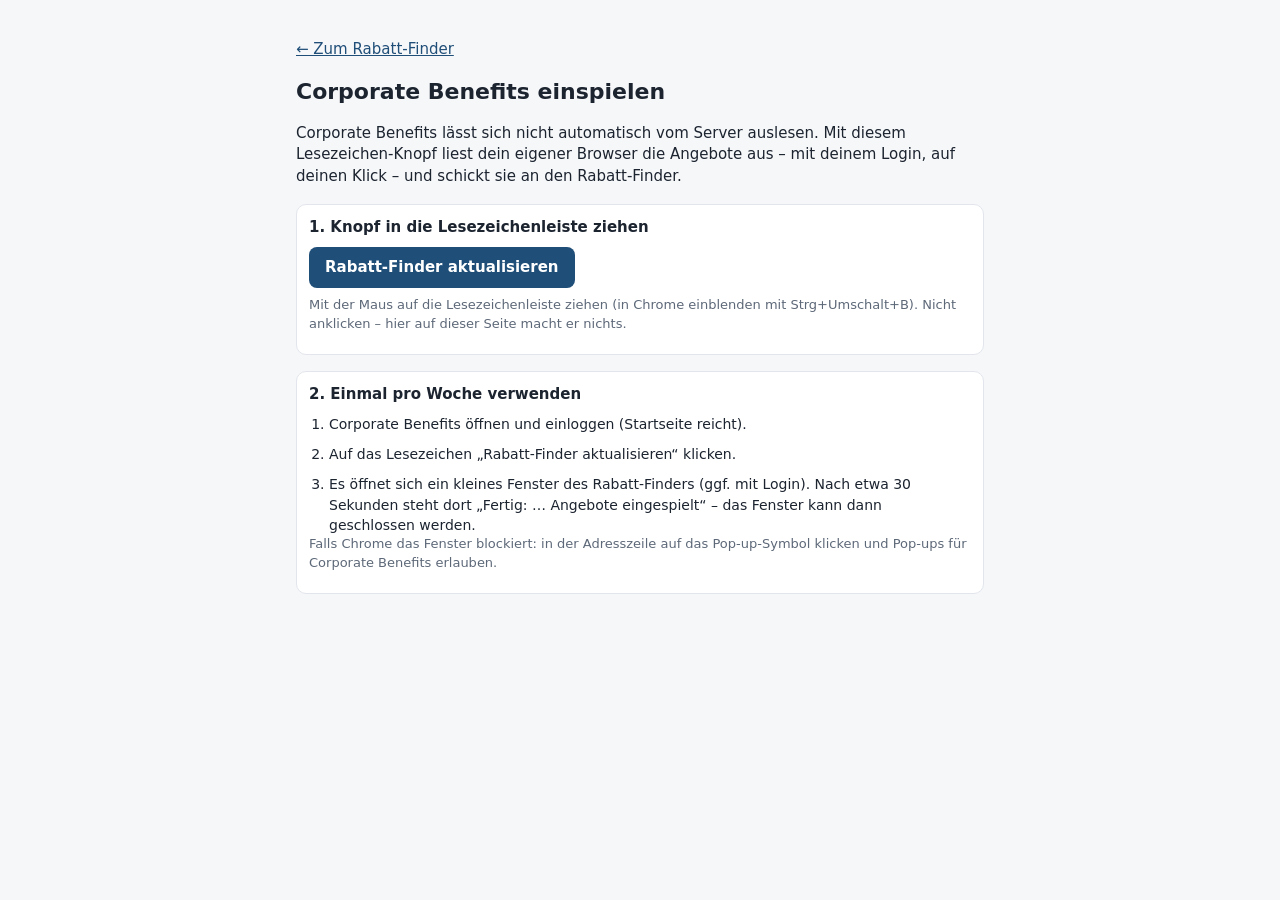
<file: web/lesezeichen.html>
<!doctype html>
<html lang="de">
<head>
  <meta charset="utf-8">
  <meta name="viewport" content="width=device-width, initial-scale=1">
  <meta name="robots" content="noindex, nofollow">
  <title>Lesezeichen-Knopf einrichten</title>
  <link rel="stylesheet" href="style.css">
  <style>
    .bm { display: inline-block; padding: 10px 16px; border-radius: 8px; background: var(--accent); color: #fff;
      font-weight: 700; text-decoration: none; cursor: grab; }
    @media (prefers-color-scheme: dark) { .bm { color: #12161c; } }
    ol.steps { display: grid; gap: 10px; padding-left: 20px; }
    .card p { margin: 0 0 8px; }
  </style>
</head>
<body>
  <main class="wrap" style="padding-top:24px;max-width:720px">
    <p><a href="./">← Zum Rabatt-Finder</a></p>
    <h1 style="font-size:22px">Corporate Benefits einspielen</h1>
    <p>Corporate Benefits lässt sich nicht automatisch vom Server auslesen. Mit diesem Lesezeichen-Knopf liest dein
      eigener Browser die Angebote aus – mit deinem Login, auf deinen Klick – und schickt sie an den Rabatt-Finder.</p>

    <div class="card" style="margin:16px 0">
      <p><strong>1. Knopf in die Lesezeichenleiste ziehen</strong></p>
      <p><a id="bm" class="bm" href="#" onclick="return false">Rabatt-Finder aktualisieren</a></p>
      <p class="hint">Mit der Maus auf die Lesezeichenleiste ziehen (in Chrome einblenden mit Strg+Umschalt+B).
        Nicht anklicken – hier auf dieser Seite macht er nichts.</p>
    </div>

    <div class="card">
      <p><strong>2. Einmal pro Woche verwenden</strong></p>
      <ol class="steps">
        <li>Corporate Benefits öffnen und einloggen (Startseite reicht).</li>
        <li>Auf das Lesezeichen „Rabatt-Finder aktualisieren“ klicken.</li>
        <li>Es öffnet sich ein kleines Fenster des Rabatt-Finders (ggf. mit Login). Nach etwa 30 Sekunden steht dort
          „Fertig: … Angebote eingespielt“ – das Fenster kann dann geschlossen werden.</li>
      </ol>
      <p class="hint">Falls Chrome das Fenster blockiert: in der Adresszeile auf das Pop-up-Symbol klicken und Pop-ups
        für Corporate Benefits erlauben.</p>
    </div>
  </main>
  <script>
    "use strict";
    fetch("bookmarklet.js", { cache: "no-cache" })
      .then((r) => r.text())
      .then((code) => {
        code = code.replace("__ORIGIN__", location.origin);
        document.getElementById("bm").href = "javascript:" + encodeURIComponent(code);
      });
  </script>
</body>
</html>
</file>
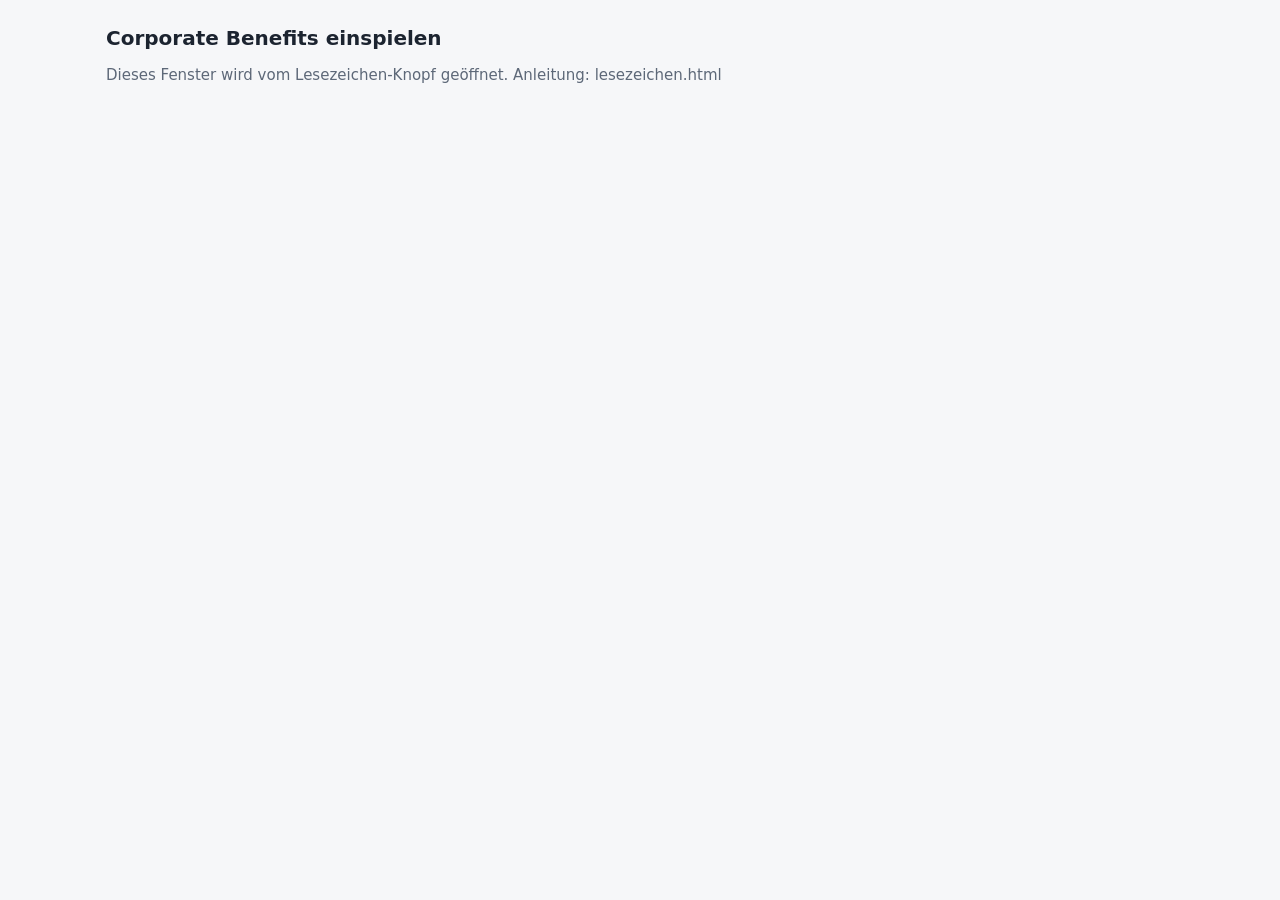
<file: web/upload.html>
<!doctype html>
<html lang="de">
<head>
  <meta charset="utf-8">
  <meta name="viewport" content="width=device-width, initial-scale=1">
  <meta name="robots" content="noindex, nofollow">
  <title>Corporate Benefits einspielen</title>
  <link rel="stylesheet" href="style.css">
</head>
<body>
  <main class="wrap" style="padding-top:24px">
    <h1 style="font-size:20px;margin:0 0 12px">Corporate Benefits einspielen</h1>
    <p id="msg" class="hint" style="font-size:15px">Warte auf die Daten von Corporate Benefits …</p>
    <p id="done" hidden><a href="./">Zum Rabatt-Finder</a></p>
  </main>
  <script>
    "use strict";
    const ALLOWED = /^https:\/\/([a-z0-9-]+\.)*mitarbeiterangebote\.de$/;
    const msg = document.getElementById("msg");
    let received = false;

    // Dem Lesezeichen-Knopf melden, dass dieses Fenster bereit ist (wiederholt, bis Daten kommen)
    const ping = setInterval(() => {
      if (received || !window.opener) return;
      window.opener.postMessage("rf-ready", "*");
    }, 500);
    if (!window.opener) msg.textContent = "Dieses Fenster wird vom Lesezeichen-Knopf geöffnet. Anleitung: lesezeichen.html";

    window.addEventListener("message", async (e) => {
      if (!ALLOWED.test(e.origin) || !e.data || typeof e.data !== "object") return;
      if (e.data.type === "rf-progress") {
        msg.textContent = `Lese Corporate Benefits aus … (${e.data.text})`;
        return;
      }
      if (e.data.type !== "rf-cb" || received) return;
      received = true;
      clearInterval(ping);
      const n = Array.isArray(e.data.offers) ? e.data.offers.length : 0;
      msg.textContent = `${n.toLocaleString("de-DE")} Angebote aus ${e.data.kategorien} Kategorien erhalten – lade hoch und baue die Website neu …`;
      try {
        const r = await fetch("api/cb-upload", {
          method: "POST",
          headers: { "Content-Type": "application/json" },
          body: JSON.stringify({ offers: e.data.offers }),
        });
        const res = await r.json();
        msg.textContent = res.ok
          ? `Fertig: ${res.anzahl.toLocaleString("de-DE")} Corporate-Benefits-Angebote eingespielt` + (res.vorher ? ` (vorher ${res.vorher.toLocaleString("de-DE")}).` : ".")
          : `Fehler: ${res.fehler}`;
      } catch {
        msg.textContent = "Fehler: Der Server hat nicht geantwortet. Bitte später erneut versuchen.";
      }
      document.getElementById("done").hidden = false;
    });
  </script>
</body>
</html>
</file>
<file: web/style.css>
:root {
  --bg: #f6f7f9;
  --surface: #ffffff;
  --text: #1c2430;
  --muted: #5d6878;
  --line: #e2e6ec;
  --accent: #1f4e78;
  --accent-soft: #e6eef6;
  --best: #1e7b3c;
  --best-soft: #dff3e5;
  --new: #b4580a;
  --new-soft: #fdeedd;
  --p0: #1f4e78; /* Corporate Benefits */
  --p1: #6a3fb5; /* Student Beans */
  --p2: #c2410c; /* UNiDAYS */
  --radius: 10px;
  color-scheme: light;
}
@media (prefers-color-scheme: dark) {
  :root {
    --bg: #12161c;
    --surface: #1b2129;
    --text: #e6eaf0;
    --muted: #9aa5b4;
    --line: #2b333e;
    --accent: #7fb2e5;
    --accent-soft: #1f2d3c;
    --best: #5fd08a;
    --best-soft: #173322;
    --new: #f2a65a;
    --new-soft: #3a2814;
    --p0: #7fb2e5;
    --p1: #b69cf0;
    --p2: #f39a6b;
    color-scheme: dark;
  }
}

* { box-sizing: border-box; }
[hidden] { display: none !important; }
body {
  margin: 0;
  background: var(--bg);
  color: var(--text);
  font: 15px/1.45 system-ui, -apple-system, "Segoe UI", Roboto, sans-serif;
}
.wrap { max-width: 1100px; margin: 0 auto; padding: 0 16px; }
.sr { position: absolute; width: 1px; height: 1px; overflow: hidden; clip: rect(0 0 0 0); }
a { color: var(--accent); }

/* Kopf */
.top { background: var(--surface); border-bottom: 1px solid var(--line); position: sticky; top: 0; z-index: 5; }
.top .wrap { display: flex; flex-wrap: wrap; align-items: center; gap: 8px 24px; padding-top: 12px; }
.brand h1 { margin: 0; font-size: 20px; }
.meta { margin: 2px 0 0; color: var(--muted); font-size: 13px; }
.tabs { display: flex; gap: 4px; margin-left: auto; overflow-x: auto; }
.tabs button {
  border: 0; background: none; color: var(--muted); font: inherit; font-weight: 600;
  padding: 10px 12px; border-bottom: 3px solid transparent; cursor: pointer; white-space: nowrap;
}
.tabs button[aria-selected="true"] { color: var(--accent); border-bottom-color: var(--accent); }

main { padding-top: 16px; padding-bottom: 24px; }
.hint { color: var(--muted); font-size: 13px; margin: 0 0 12px; }
.status { background: var(--new-soft); color: var(--new); border-radius: var(--radius); padding: 10px 12px; margin: 0 0 12px; font-size: 14px; }

/* Filter */
.filters { display: flex; flex-wrap: wrap; gap: 8px; align-items: center; margin-bottom: 12px; }
.search { flex: 1 1 280px; }
input[type="search"], select {
  font: inherit; color: var(--text); background: var(--surface);
  border: 1px solid var(--line); border-radius: 8px; padding: 9px 10px; min-height: 40px;
}
input[type="search"] { width: 100%; }
select { max-width: 100%; }
.check { display: flex; gap: 6px; align-items: center; color: var(--muted); }
.link { border: 0; background: none; color: var(--accent); font: inherit; cursor: pointer; padding: 8px 4px; }

/* Plattform-Zusammenfassung */
.summary { display: grid; grid-template-columns: repeat(auto-fit, minmax(180px, 1fr)); gap: 8px; margin-bottom: 12px; }
.sum {
  background: var(--surface); border: 1px solid var(--line); border-radius: var(--radius);
  padding: 10px 12px; border-left: 4px solid var(--pc);
}
.sum .n { color: var(--muted); font-size: 13px; }
.sum .v { font-size: 18px; font-weight: 700; }
.sum.best { background: var(--best-soft); border-color: var(--best); }
.sum.best .v { color: var(--best); }
.count { color: var(--muted); font-size: 13px; margin: 4px 0 8px; }

/* Ergebnisliste */
.results { list-style: none; padding: 0; margin: 0; display: grid; gap: 8px; }
.offer {
  display: grid; grid-template-columns: 64px 1fr auto; gap: 4px 12px; align-items: start;
  grid-template-areas: "pct title go" "pct tags go" "pct desc desc";
  background: var(--surface); border: 1px solid var(--line); border-radius: var(--radius); padding: 10px 12px;
}
.offer.best { border-color: var(--best); box-shadow: inset 4px 0 0 var(--best); }
.pct {
  grid-area: pct; font-weight: 800; font-size: 18px; text-align: center; border-radius: 8px;
  padding: 8px 4px; background: var(--accent-soft); color: var(--accent);
}
.pct.none { font-size: 12px; font-weight: 600; color: var(--muted); background: var(--bg); }
.offer.best .pct { background: var(--best-soft); color: var(--best); }
.title { grid-area: title; font-weight: 700; }
.title .what { font-weight: 400; }
.tags { grid-area: tags; display: flex; flex-wrap: wrap; gap: 4px 6px; font-size: 12px; color: var(--muted); }
.tag { border: 1px solid var(--line); border-radius: 999px; padding: 1px 8px; }
.tag.plat { color: var(--pc); border-color: var(--pc); font-weight: 600; }
.tag.neu { color: var(--new); background: var(--new-soft); border-color: transparent; font-weight: 700; }
.go { grid-area: go; white-space: nowrap; font-size: 14px; align-self: center; }
.desc { grid-area: desc; font-size: 13px; color: var(--muted); margin: 2px 0 0; }
.more { display: block; margin: 12px auto 0; font: inherit; padding: 10px 18px; border-radius: 8px;
  border: 1px solid var(--line); background: var(--surface); color: var(--text); cursor: pointer; }
.empty { color: var(--muted); padding: 24px 0; text-align: center; }

/* Tabellen */
.table-wrap { overflow-x: auto; background: var(--surface); border: 1px solid var(--line); border-radius: var(--radius); }
table { border-collapse: collapse; width: 100%; font-size: 14px; }
th, td { padding: 8px 10px; border-bottom: 1px solid var(--line); text-align: left; vertical-align: top; }
th { background: var(--accent-soft); color: var(--accent); font-size: 12px; text-transform: uppercase; letter-spacing: .02em; }
td.num, th.num { text-align: right; white-space: nowrap; }
td.best { background: var(--best-soft); color: var(--best); font-weight: 700; }
td.dim { color: var(--muted); }
tr.sum-row td { font-weight: 700; background: var(--bg); }
.catlink { background: none; border: 0; padding: 0; font: inherit; color: var(--accent); cursor: pointer; text-align: left; }

/* Top-Angebote */
.top-grid { display: grid; grid-template-columns: repeat(auto-fill, minmax(320px, 1fr)); gap: 12px; }
.card { background: var(--surface); border: 1px solid var(--line); border-radius: var(--radius); padding: 12px; }
.card h2 { font-size: 15px; margin: 0 0 8px; }
.card ol { margin: 0; padding-left: 20px; display: grid; gap: 6px; font-size: 14px; }
.card li.first { color: var(--best); font-weight: 600; }
.card .small { color: var(--muted); font-size: 12px; }

.foot { display: flex; justify-content: space-between; flex-wrap: wrap; gap: 8px; color: var(--muted); font-size: 13px; padding-bottom: 32px; }

@media (max-width: 640px) {
  .top { position: static; }
  .tabs { margin-left: 0; width: 100%; }
  .offer { grid-template-columns: 56px 1fr; grid-template-areas: "pct title" "pct tags" "pct go" "desc desc"; }
  .go { align-self: start; }
  select { flex: 1 1 45%; }
}
</file>
